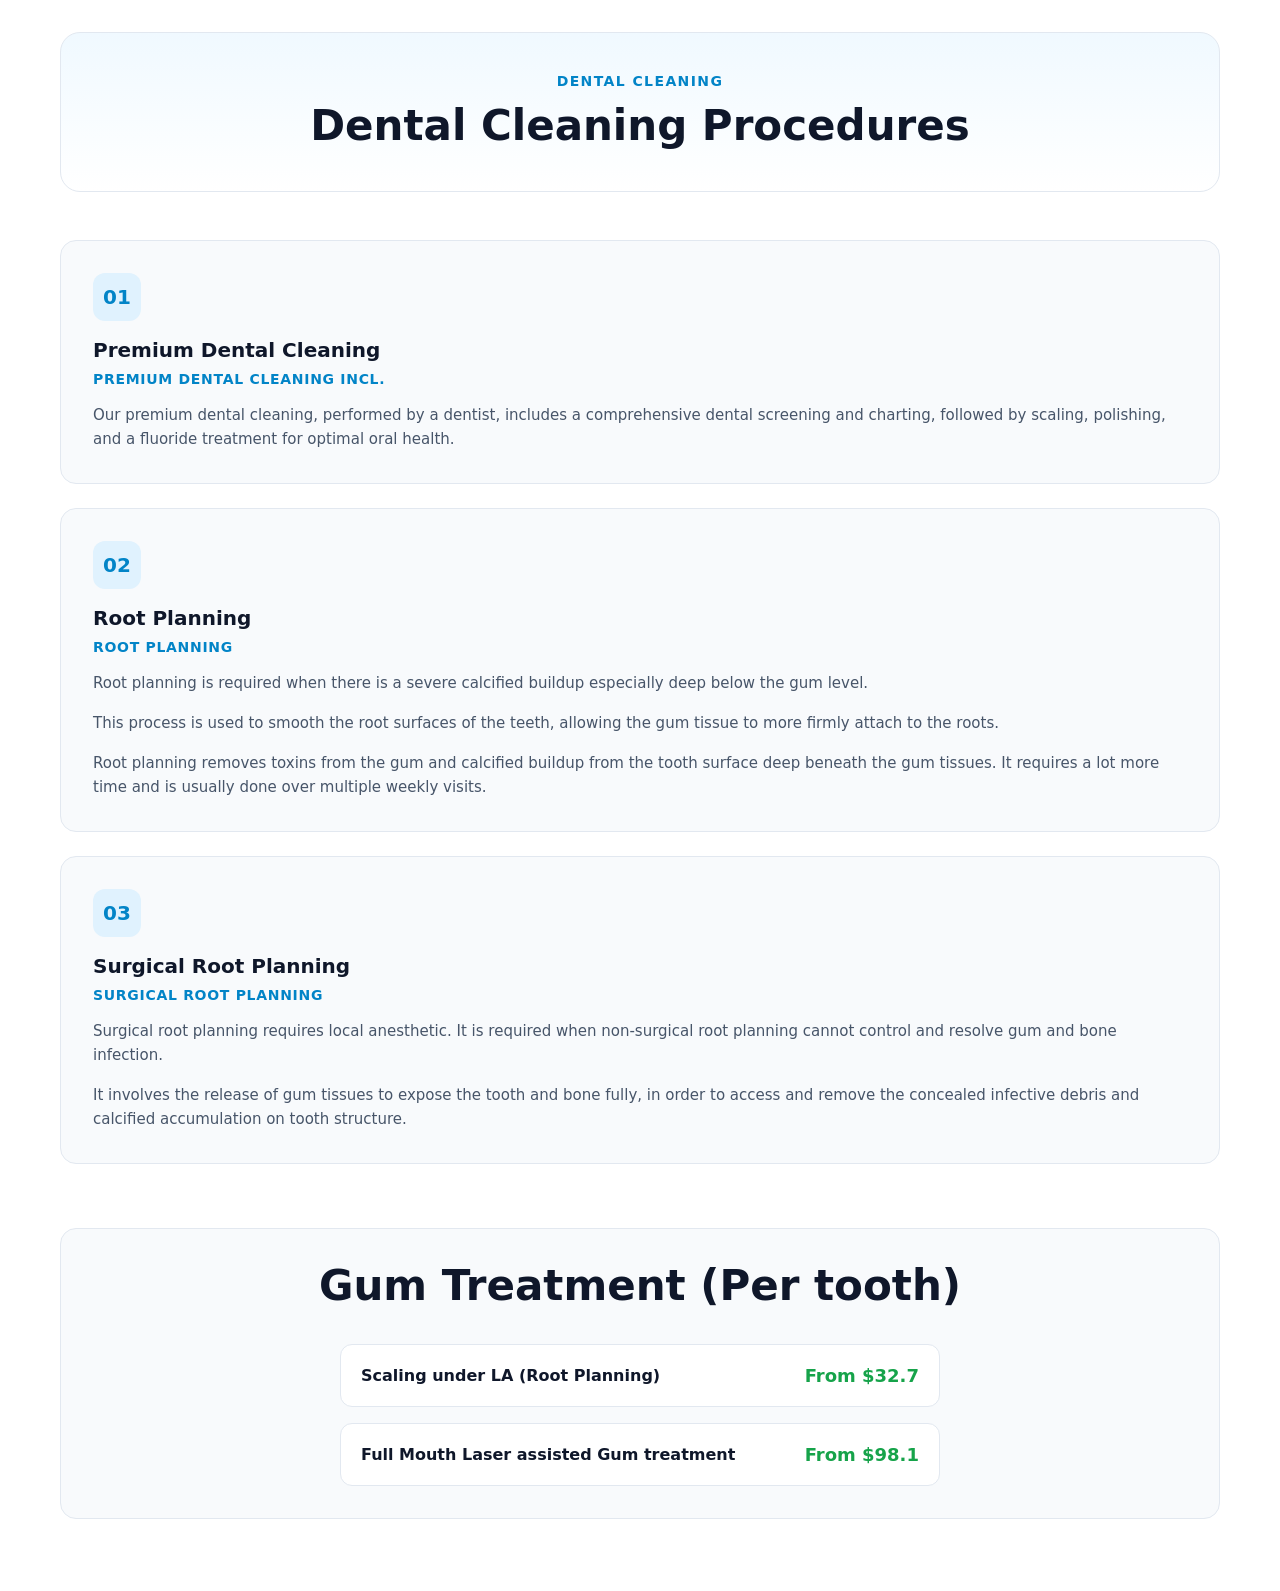
<file: test.html>
<!DOCTYPE html>
<html lang="en">
<head>
  <meta charset="utf-8" />
  <meta name="viewport" content="width=device-width, initial-scale=1" />
  <title>Dental Cleaning Procedures | Dental Lounge</title>
  <style>
    :root {
      --bg: #ffffff;
      --panel: #f8fafc;
      --muted: #475569;
      --text: #0f172a;
      --brand: #0284c7;
      --accent: #16a34a;
    }
    * { box-sizing: border-box; }
    html, body { margin: 0; padding: 0; background: var(--bg); color: var(--text); font-family: ui-sans-serif, system-ui, -apple-system, Segoe UI, Roboto, Inter, Helvetica, Arial; }
    
    .container { max-width: 1200px; margin: 0 auto; padding: 32px 20px 72px; }

    .hero {
      border: 1px solid #e2e8f0;
      background: linear-gradient(180deg, #f0f9ff, #fff);
      border-radius: 20px; padding: 40px 32px;
      text-align: center;
    }
    .eyebrow { font-size: 14px; letter-spacing: .1em; text-transform: uppercase; color: var(--brand); font-weight: 700; margin-bottom: 12px; }
    .title { font-size: clamp(28px, 4vw, 42px); line-height: 1.2; margin: 0; font-weight: 800; color: var(--text); }

    .grid {
      display: grid;
      gap: 24px;
      margin-top: 48px;
      grid-template-columns: 1fr;
    }

    .card { 
      background: var(--panel); 
      border: 1px solid #e2e8f0; 
      border-radius: 16px; 
      padding: 32px; 
      display: flex; 
      flex-direction: column; 
      gap: 16px;
      transition: transform 0.2s, box-shadow 0.2s;
    }
    .card:hover {
      transform: translateY(-4px);
      box-shadow: 0 12px 24px -8px rgba(0, 0, 0, 0.05), 0 4px 8px -4px rgba(0, 0, 0, 0.02);
      border-color: #bae6fd;
    }
    
    .step-number {
      width: 48px;
      height: 48px;
      background: #e0f2fe;
      color: var(--brand);
      border-radius: 12px;
      display: flex;
      align-items: center;
      justify-content: center;
      font-size: 20px;
      font-weight: 800;
    }

    .card h3 {
      margin: 0;
      font-size: 20px;
      color: var(--text);
      line-height: 1.3;
    }
    
    .card h4 {
      margin: -8px 0 0 0;
      font-size: 14px;
      color: var(--brand);
      font-weight: 600;
      text-transform: uppercase;
      letter-spacing: 0.05em;
    }

    .card p { margin: 0; color: var(--muted); font-size: 15px; line-height: 1.6; }

    .pricing-section {
      margin-top: 64px;
      background: var(--panel);
      border: 1px solid #e2e8f0;
      border-radius: 16px;
      padding: 32px;
    }
    .pricing-header {
      text-align: center;
      margin-bottom: 32px;
    }
    .pricing-list {
      display: flex;
      flex-direction: column;
      gap: 16px;
      max-width: 600px;
      margin: 0 auto;
    }
    .pricing-item {
      display: flex;
      justify-content: space-between;
      align-items: center;
      padding: 20px;
      background: #ffffff;
      border: 1px solid #e2e8f0;
      border-radius: 12px;
    }
    .service-name {
      font-weight: 600;
      color: var(--text);
      font-size: 16px;
    }
    .service-price {
      font-weight: 800;
      color: var(--accent);
      font-size: 18px;
    }
  </style>
</head>
<body>
  <main class="container">
    <section class="hero">
      <div class="eyebrow">Dental Cleaning</div>
      <h1 class="title">Dental Cleaning Procedures</h1>
    </section>

    <section class="grid" aria-label="Dental Cleaning Procedures">
      
      <article class="card">
        <div class="step-number">01</div>
        <h3>Premium Dental Cleaning</h3>
        <h4>Premium dental cleaning incl.</h4>
        <p>Our premium dental cleaning, performed by a dentist, includes a comprehensive dental screening and charting, followed by scaling, polishing, and a fluoride treatment for optimal oral health.</p>
      </article>

      <article class="card">
        <div class="step-number">02</div>
        <h3>Root Planning</h3>
        <h4>Root planning</h4>
        <p>Root planning is required when there is a severe calcified buildup especially deep below the gum level.</p>
        <p>This process is used to smooth the root surfaces of the teeth, allowing the gum tissue to more firmly attach to the roots.</p>
        <p>Root planning removes toxins from the gum and calcified buildup from the tooth surface deep beneath the gum tissues. It requires a lot more time and is usually done over multiple weekly visits.</p>
      </article>

      <article class="card">
        <div class="step-number">03</div>
        <h3>Surgical Root Planning</h3>
        <h4>Surgical root planning</h4>
        <p>Surgical root planning requires local anesthetic. It is required when non-surgical root planning cannot control and resolve gum and bone infection.</p>
        <p>It involves the release of gum tissues to expose the tooth and bone fully, in order to access and remove the concealed infective debris and calcified accumulation on tooth structure.</p>
      </article>

    </section>

    <section class="pricing-section" aria-label="Gum Treatment Pricing">
      <div class="pricing-header">
        <h2 class="title">Gum Treatment (Per tooth)</h2>
      </div>
      <div class="pricing-list">
        <div class="pricing-item">
          <span class="service-name">Scaling under LA (Root Planning)</span>
          <span class="service-price">From $32.7</span>
        </div>
        <div class="pricing-item">
          <span class="service-name">Full Mouth Laser assisted Gum treatment</span>
          <span class="service-price">From $98.1</span>
        </div>
      </div>
    </section>
  </main>
</body>
</html>
</file>
